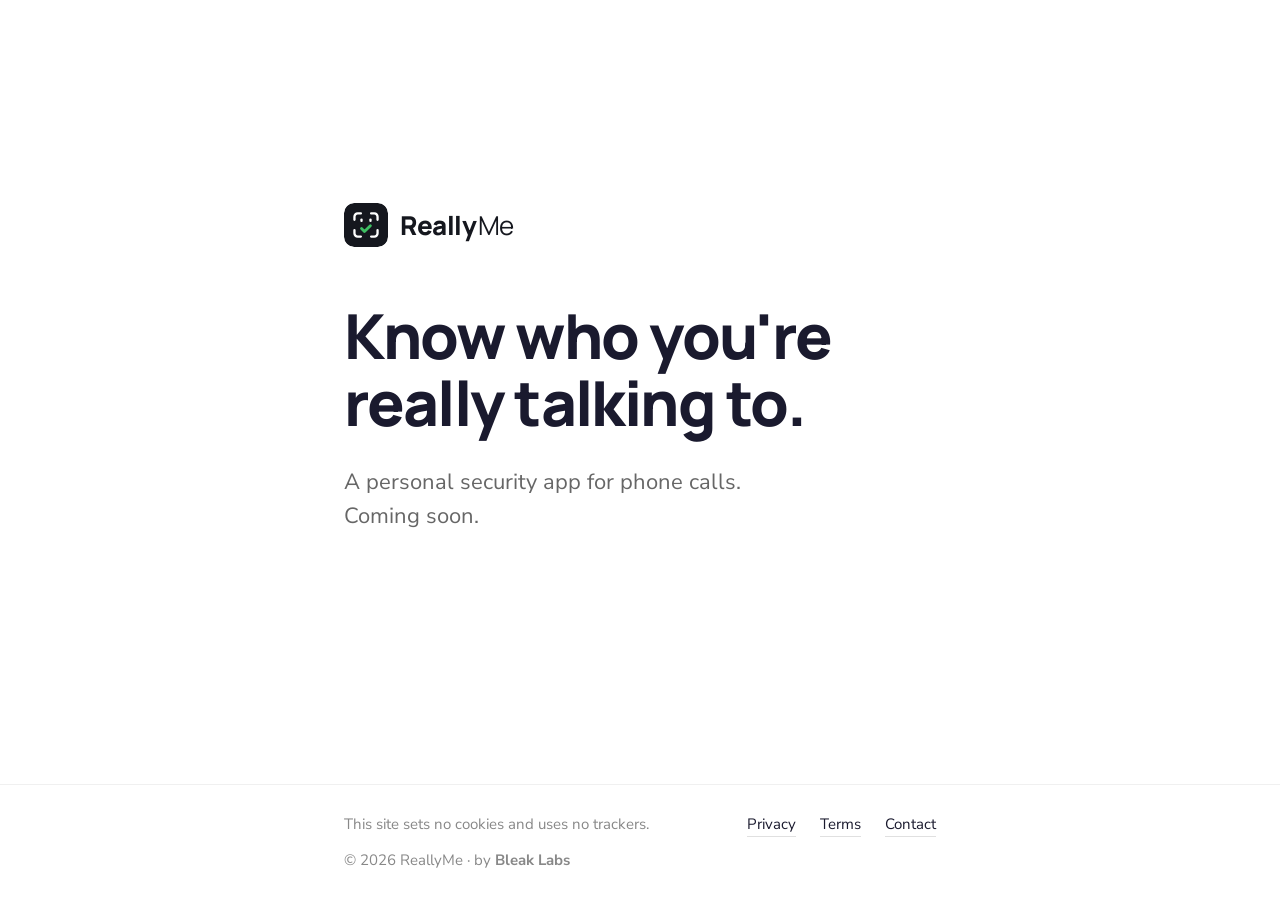
<file: index.html>
<!DOCTYPE html>
<html lang="en">
<head>
<meta charset="UTF-8">
<meta name="viewport" content="width=device-width, initial-scale=1.0">
<title>Really Me: Know who you're really talking to</title>
<meta name="description" content="Really Me is a personal security app for phone calls. Coming soon.">
<link rel="icon" type="image/svg+xml" href="app-icon.svg">
<link rel="stylesheet" href="styles.css">
</head>
<body>
<main class="hero">
  <div class="wrap">
    <p class="wordmark"><svg class="tile" viewBox="0 0 24 24" xmlns="http://www.w3.org/2000/svg" aria-hidden="true"><rect width="24" height="24" rx="5.5" fill="#15171E"/><g fill="none" stroke-linecap="round" stroke-linejoin="round" transform="translate(3.6 3.6) scale(0.7)"><g stroke="#FFFFFF" stroke-width="1.8"><path d="M3 8V5.5A2.5 2.5 0 0 1 5.5 3H8"/><path d="M16 3h2.5A2.5 2.5 0 0 1 21 5.5V8"/><path d="M3 16v2.5A2.5 2.5 0 0 0 5.5 21H8"/><path d="M16 21h2.5a2.5 2.5 0 0 0 2.5-2.5V16"/><path d="M8.5 7.8v1"/><path d="M15.5 7.8v1"/></g><path d="M8.5 14.8l2.3 2.3 4.6-4.6" stroke="#3FBF63" stroke-width="2.2"/></g></svg><span class="wordtext"><b>Really</b><span>Me</span></span></p>

    <h1>Know who you're<br>really talking to.</h1>

    <p class="sub">A personal security app for phone calls.<br>Coming&nbsp;soon.</p>

  </div>
</main>

<footer>
  <div class="wrap footer-row">
    <p class="quiet">This site sets no cookies and uses no trackers.</p>
    <nav>
      <a href="privacy.html">Privacy</a>
      <a href="terms.html">Terms</a>
      <a href="mailto:verify@itsreallyme.app">Contact</a>
    </nav>
    <p class="quiet">© 2026 ReallyMe · by <a class="by-link" href="https://bleaklabs.com">Bleak Labs</a></p>
  </div>
</footer>
</body>
</html>
</file>
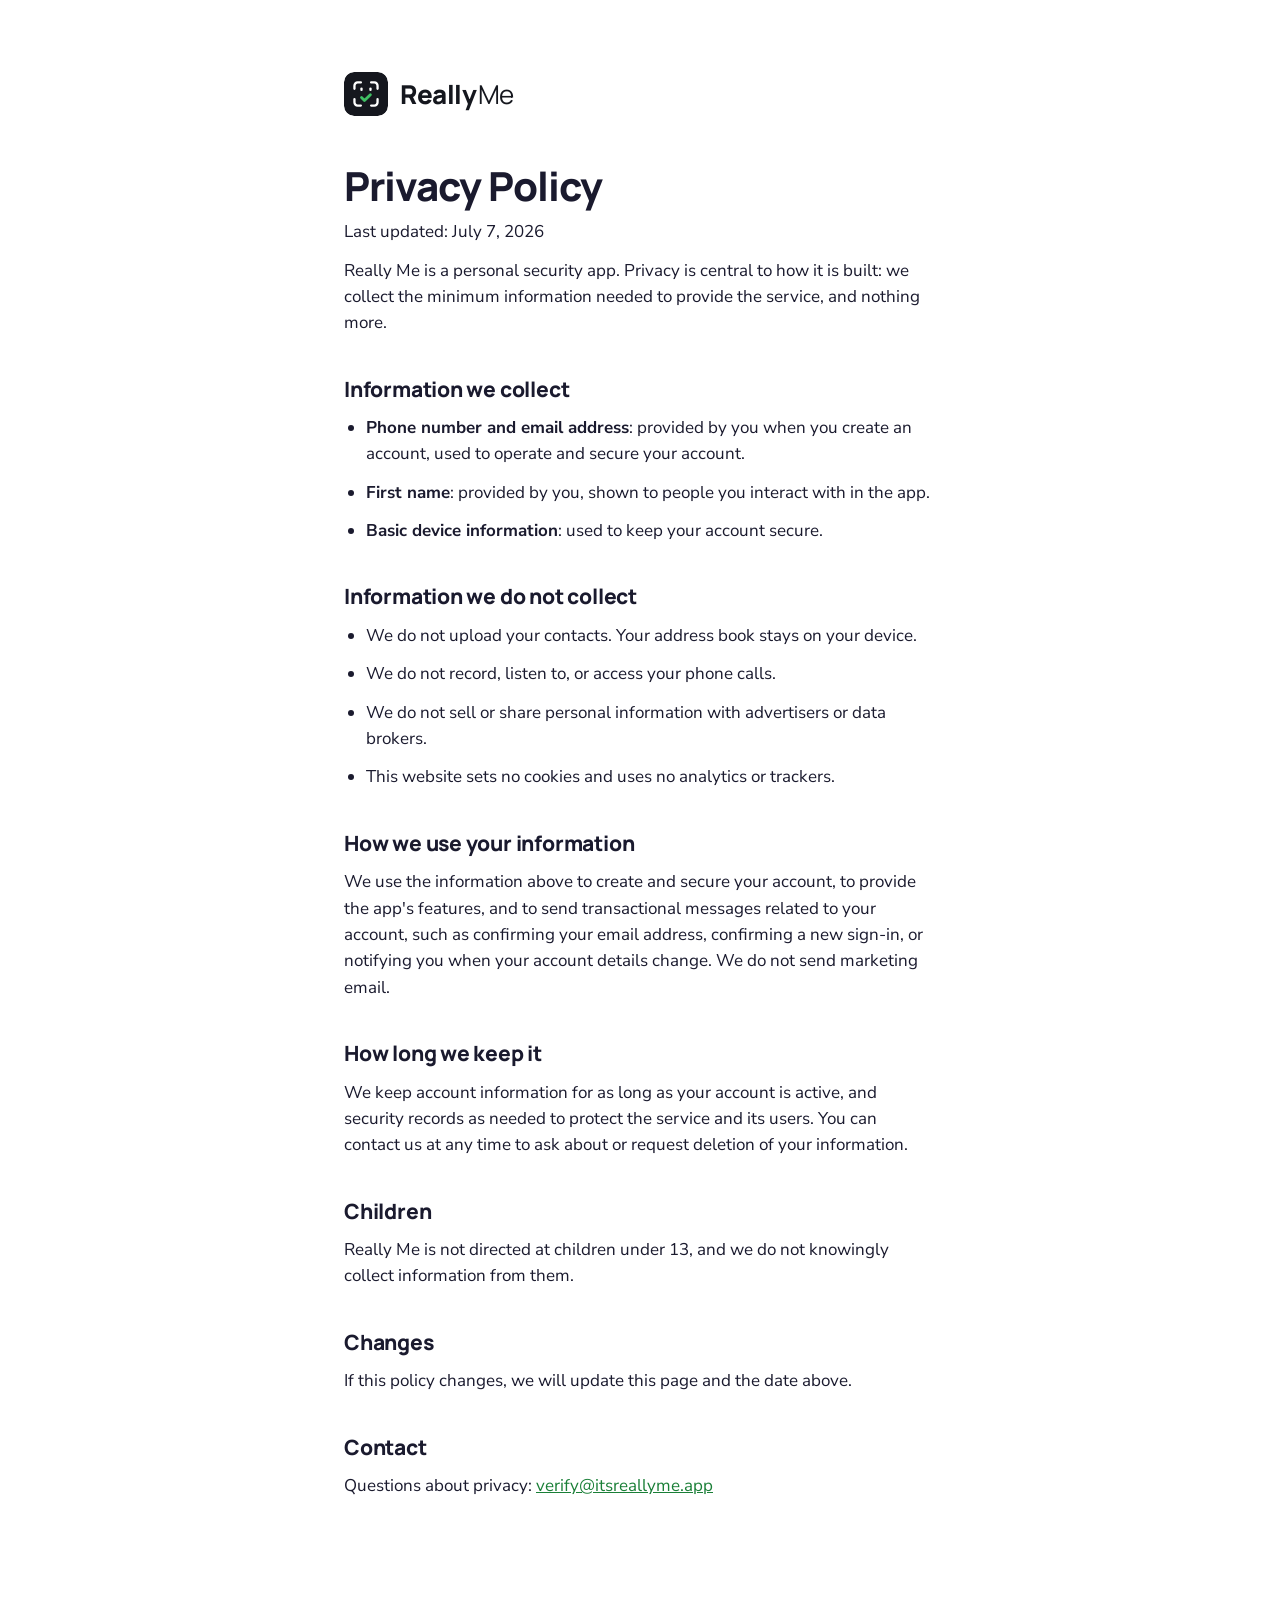
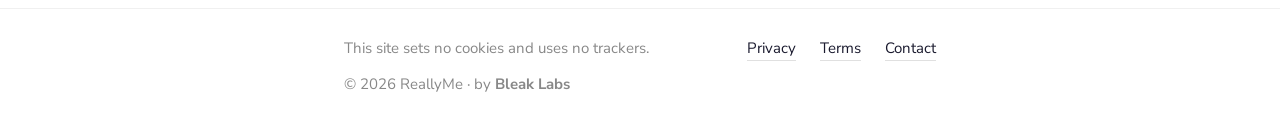
<file: privacy.html>
<!DOCTYPE html>
<html lang="en">
<head>
<meta charset="UTF-8">
<meta name="viewport" content="width=device-width, initial-scale=1.0">
<title>Privacy Policy | Really Me</title>
<meta name="robots" content="noindex">
<link rel="icon" type="image/svg+xml" href="app-icon.svg">
<link rel="stylesheet" href="styles.css">
</head>
<body>
<main class="legal">
  <div class="wrap">
    <p class="wordmark"><a href="index.html"><svg class="tile" viewBox="0 0 24 24" xmlns="http://www.w3.org/2000/svg" aria-hidden="true"><rect width="24" height="24" rx="5.5" fill="#15171E"/><g fill="none" stroke-linecap="round" stroke-linejoin="round" transform="translate(3.6 3.6) scale(0.7)"><g stroke="#FFFFFF" stroke-width="1.8"><path d="M3 8V5.5A2.5 2.5 0 0 1 5.5 3H8"/><path d="M16 3h2.5A2.5 2.5 0 0 1 21 5.5V8"/><path d="M3 16v2.5A2.5 2.5 0 0 0 5.5 21H8"/><path d="M16 21h2.5a2.5 2.5 0 0 0 2.5-2.5V16"/><path d="M8.5 7.8v1"/><path d="M15.5 7.8v1"/></g><path d="M8.5 14.8l2.3 2.3 4.6-4.6" stroke="#3FBF63" stroke-width="2.2"/></g></svg><span class="wordtext"><b>Really</b><span>Me</span></span></a></p>

    <h1>Privacy Policy</h1>
    <p class="updated">Last updated: July 7, 2026</p>

    <p>Really Me is a personal security app. Privacy is central to how it is
    built: we collect the minimum information needed to provide the service,
    and nothing more.</p>

    <h2>Information we collect</h2>
    <ul>
      <li><strong>Phone number and email address</strong>: provided by you
      when you create an account, used to operate and secure your
      account.</li>
      <li><strong>First name</strong>: provided by you, shown to people you
      interact with in the app.</li>
      <li><strong>Basic device information</strong>: used to keep your
      account secure.</li>
    </ul>

    <h2>Information we do not collect</h2>
    <ul>
      <li>We do not upload your contacts. Your address book stays on your
      device.</li>
      <li>We do not record, listen to, or access your phone calls.</li>
      <li>We do not sell or share personal information with advertisers or
      data brokers.</li>
      <li>This website sets no cookies and uses no analytics or
      trackers.</li>
    </ul>

    <h2>How we use your information</h2>
    <p>We use the information above to create and secure your account, to
    provide the app's features, and to send transactional messages related
    to your account, such as confirming your email address, confirming
    a new sign-in, or notifying you when your account details change. We do
    not send marketing email.</p>

    <h2>How long we keep it</h2>
    <p>We keep account information for as long as your account is active,
    and security records as needed to protect the service and its users. You
    can contact us at any time to ask about or request deletion of your
    information.</p>

    <h2>Children</h2>
    <p>Really Me is not directed at children under 13, and we do not
    knowingly collect information from them.</p>

    <h2>Changes</h2>
    <p>If this policy changes, we will update this page and the date above.</p>

    <h2>Contact</h2>
    <p>Questions about privacy: <a href="mailto:verify@itsreallyme.app">verify@itsreallyme.app</a></p>
  </div>
</main>

<footer>
  <div class="wrap footer-row">
    <p class="quiet">This site sets no cookies and uses no trackers.</p>
    <nav>
      <a href="privacy.html">Privacy</a>
      <a href="terms.html">Terms</a>
      <a href="mailto:verify@itsreallyme.app">Contact</a>
    </nav>
    <p class="quiet">© 2026 ReallyMe · by <a class="by-link" href="https://bleaklabs.com">Bleak Labs</a></p>
  </div>
</footer>
</body>
</html>
</file>
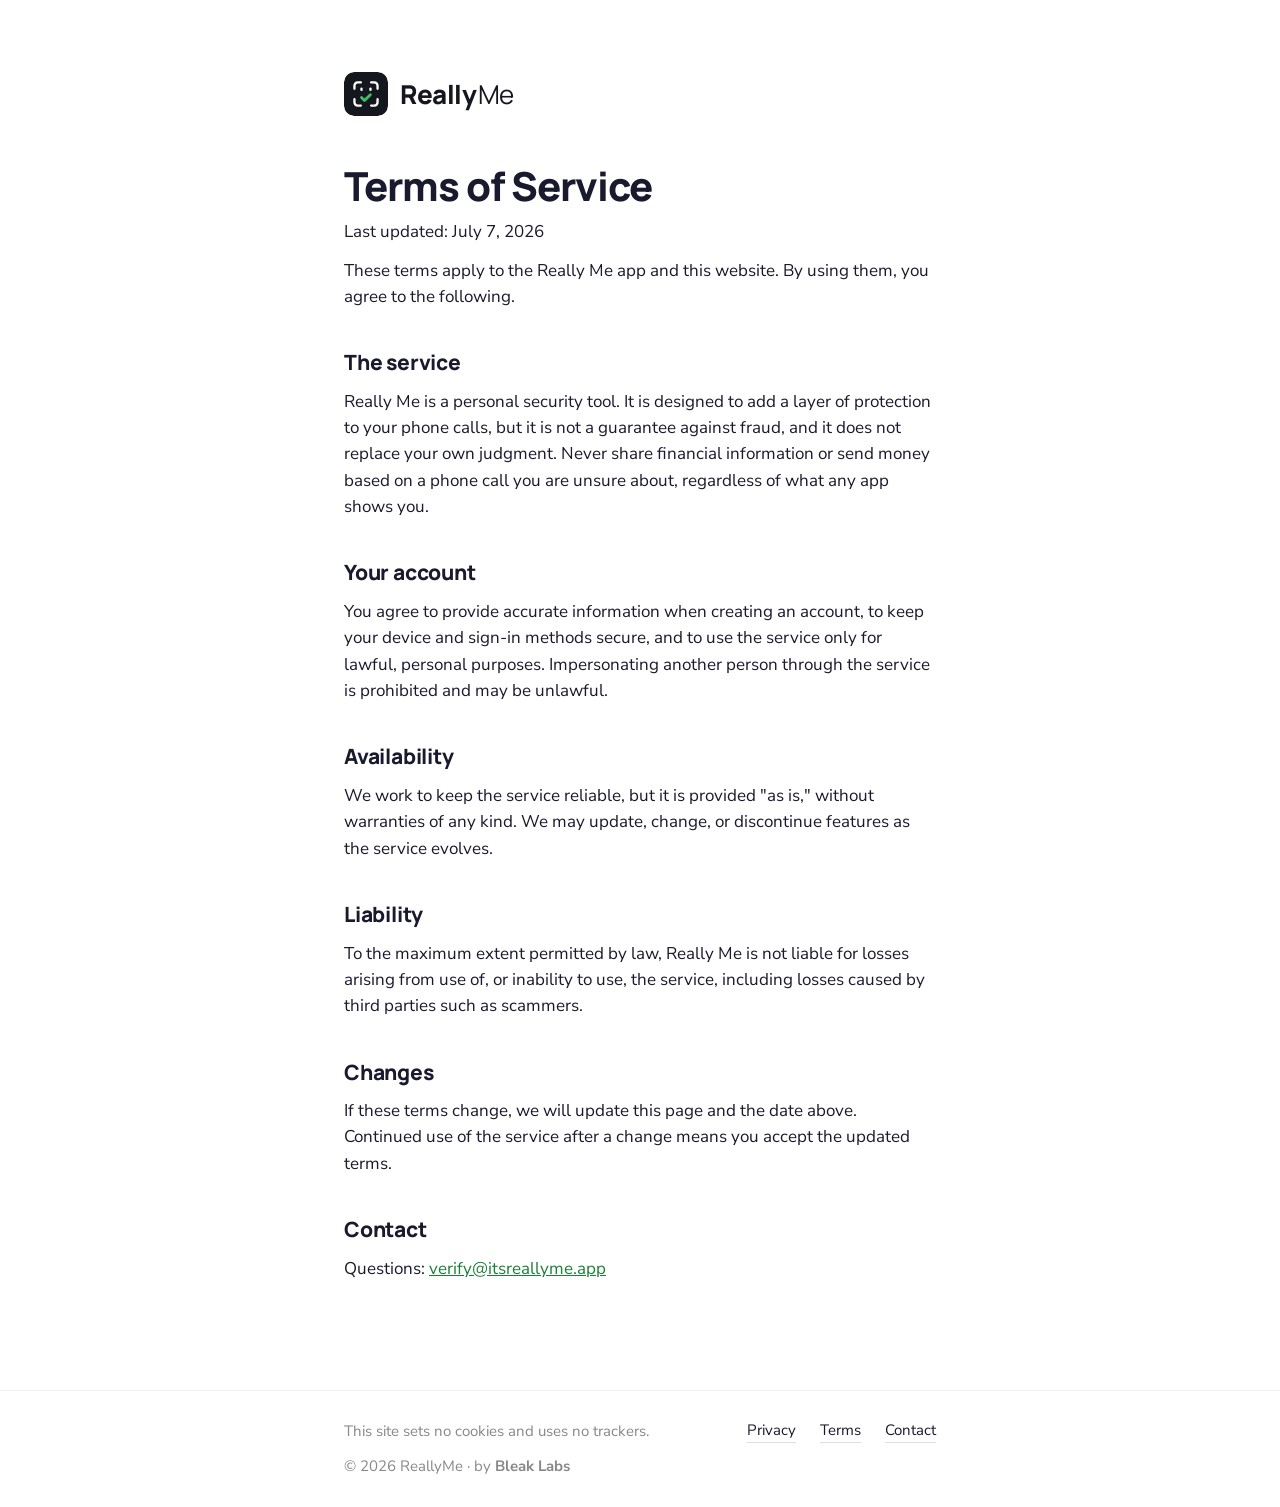
<file: terms.html>
<!DOCTYPE html>
<html lang="en">
<head>
<meta charset="UTF-8">
<meta name="viewport" content="width=device-width, initial-scale=1.0">
<title>Terms of Service | Really Me</title>
<meta name="robots" content="noindex">
<link rel="icon" type="image/svg+xml" href="app-icon.svg">
<link rel="stylesheet" href="styles.css">
</head>
<body>
<main class="legal">
  <div class="wrap">
    <p class="wordmark"><a href="index.html"><svg class="tile" viewBox="0 0 24 24" xmlns="http://www.w3.org/2000/svg" aria-hidden="true"><rect width="24" height="24" rx="5.5" fill="#15171E"/><g fill="none" stroke-linecap="round" stroke-linejoin="round" transform="translate(3.6 3.6) scale(0.7)"><g stroke="#FFFFFF" stroke-width="1.8"><path d="M3 8V5.5A2.5 2.5 0 0 1 5.5 3H8"/><path d="M16 3h2.5A2.5 2.5 0 0 1 21 5.5V8"/><path d="M3 16v2.5A2.5 2.5 0 0 0 5.5 21H8"/><path d="M16 21h2.5a2.5 2.5 0 0 0 2.5-2.5V16"/><path d="M8.5 7.8v1"/><path d="M15.5 7.8v1"/></g><path d="M8.5 14.8l2.3 2.3 4.6-4.6" stroke="#3FBF63" stroke-width="2.2"/></g></svg><span class="wordtext"><b>Really</b><span>Me</span></span></a></p>

    <h1>Terms of Service</h1>
    <p class="updated">Last updated: July 7, 2026</p>

    <p>These terms apply to the Really Me app and this website. By using
    them, you agree to the following.</p>

    <h2>The service</h2>
    <p>Really Me is a personal security tool. It is designed to add a layer
    of protection to your phone calls, but it is not a guarantee against fraud,
    and it does not replace your own judgment. Never share financial
    information or send money based on a phone call you are unsure about,
    regardless of what any app shows you.</p>

    <h2>Your account</h2>
    <p>You agree to provide accurate information when creating an account,
    to keep your device and sign-in methods secure, and to use the service
    only for lawful, personal purposes. Impersonating another person through
    the service is prohibited and may be unlawful.</p>

    <h2>Availability</h2>
    <p>We work to keep the service reliable, but it is provided "as is,"
    without warranties of any kind. We may update, change, or discontinue
    features as the service evolves.</p>

    <h2>Liability</h2>
    <p>To the maximum extent permitted by law, Really Me is not liable for
    losses arising from use of, or inability to use, the service, including
    losses caused by third parties such as scammers.</p>

    <h2>Changes</h2>
    <p>If these terms change, we will update this page and the date above.
    Continued use of the service after a change means you accept the updated
    terms.</p>

    <h2>Contact</h2>
    <p>Questions: <a href="mailto:verify@itsreallyme.app">verify@itsreallyme.app</a></p>
  </div>
</main>

<footer>
  <div class="wrap footer-row">
    <p class="quiet">This site sets no cookies and uses no trackers.</p>
    <nav>
      <a href="privacy.html">Privacy</a>
      <a href="terms.html">Terms</a>
      <a href="mailto:verify@itsreallyme.app">Contact</a>
    </nav>
    <p class="quiet">© 2026 ReallyMe · by <a class="by-link" href="https://bleaklabs.com">Bleak Labs</a></p>
  </div>
</footer>
</body>
</html>
</file>
<file: styles.css>
/* Really Me site styles. Brand tokens from theme.js / design handoff.
   Fonts self-hosted (fonts/): no external requests, no trackers. */

@font-face {
  font-family: 'Nunito Sans';
  src: url('fonts/nunito-sans-latin-400-normal.woff2') format('woff2');
  font-weight: 400; font-style: normal; font-display: swap;
}
@font-face {
  font-family: 'Nunito Sans';
  src: url('fonts/nunito-sans-latin-700-normal.woff2') format('woff2');
  font-weight: 700; font-style: normal; font-display: swap;
}
@font-face {
  font-family: 'Manrope';
  src: url('fonts/manrope-latin-400-normal.woff2') format('woff2');
  font-weight: 400; font-style: normal; font-display: swap;
}
@font-face {
  font-family: 'Manrope';
  src: url('fonts/manrope-latin-800-normal.woff2') format('woff2');
  font-weight: 800; font-style: normal; font-display: swap;
}

:root {
  --ink: #1A1A2E;          /* theme.js textPrimary */
  --tile: #15171E;         /* wordmark icon tile */
  --muted: #666666;        /* theme.js textSecondary */
  --soft: #888888;         /* theme.js textMuted */
  --bg: #FFFFFF;
  --border: #E0E0E0;
  --divider: #F0F0F0;
  --green: #1A7F37;        /* confirmGreen */
  --green-bright: #3FBF63; /* icon check accent */
}

* { margin: 0; padding: 0; box-sizing: border-box; }

html { -webkit-text-size-adjust: 100%; }

body {
  font-family: 'Nunito Sans', -apple-system, BlinkMacSystemFont, 'Segoe UI',
    Roboto, sans-serif;
  background: var(--bg);
  color: var(--ink);
  line-height: 1.55;
  min-height: 100vh;
  display: flex;
  flex-direction: column;
}

.wrap {
  max-width: 640px;
  margin: 0 auto;
  padding: 0 24px;
  width: 100%;
}

/* ---------- wordmark lockup ---------- */

.wordmark {
  display: flex;
  align-items: center;
  gap: 12px;
  margin-bottom: 56px;
}

.wordmark a {
  display: flex;
  align-items: center;
  gap: 12px;
  color: inherit;
  text-decoration: none;
}

.tile {
  width: 44px;
  height: 44px;
  border-radius: 10px;
  flex-shrink: 0;
}

.wordtext {
  font-family: 'Manrope', 'Nunito Sans', sans-serif;
  font-size: 26px;
  letter-spacing: -0.5px;
  color: var(--tile);
}

.wordtext b { font-weight: 800; }
.wordtext span { font-weight: 400; margin-left: 0.06em; }

/* ---------- hero ---------- */

.hero {
  flex: 1;
  display: flex;
  align-items: center;
  padding: 96px 0;
}

h1 {
  font-family: 'Manrope', 'Nunito Sans', sans-serif;
  font-size: clamp(40px, 8vw, 62px);
  line-height: 1.08;
  letter-spacing: -0.025em;
  font-weight: 800;
  margin-bottom: 28px;
}

.sub {
  font-size: clamp(19px, 3vw, 22px);
  color: var(--muted);
  margin-bottom: 48px;
}

.notify {
  display: inline-block;
  background: var(--green);
  color: #FFFFFF;
  text-decoration: none;
  font-size: 19px;
  font-weight: 700;
  padding: 17px 28px;
  border-radius: 12px;
  min-height: 56px;
}

.notify:hover { background: #166B2E; }

.notify:focus-visible,
footer a:focus-visible,
.wordmark a:focus-visible {
  outline: 3px solid var(--ink);
  outline-offset: 3px;
  border-radius: 6px;
}

/* ---------- footer ---------- */

footer {
  border-top: 1px solid var(--divider);
  padding: 28px 0;
}

.footer-row {
  display: flex;
  flex-wrap: wrap;
  gap: 12px 28px;
  align-items: center;
  justify-content: space-between;
  font-size: 15px;
}

footer nav { display: flex; gap: 24px; }

footer a {
  color: var(--ink);
  text-decoration: none;
  border-bottom: 1px solid var(--border);
}

footer a:hover { border-bottom-color: var(--ink); }

.quiet { color: var(--soft); }

/* attribution, not navigation: sits in the quiet line, weight only */
footer .by-link {
  color: inherit;
  font-weight: 700;
  border-bottom: 0;
}

footer .by-link:hover { color: var(--ink); }

/* ---------- legal pages ---------- */

.legal { padding: 72px 0 96px; }

.legal .wordmark { margin-bottom: 48px; }

.legal h1 {
  font-size: clamp(30px, 5vw, 40px);
  margin-bottom: 12px;
}

.updated {
  color: var(--soft);
  font-size: 15px;
  margin-bottom: 40px;
}

.legal h2 {
  font-family: 'Manrope', 'Nunito Sans', sans-serif;
  font-size: 21px;
  font-weight: 800;
  letter-spacing: -0.01em;
  margin: 36px 0 10px;
}

.legal p, .legal li {
  font-size: 17px;
  color: var(--ink);
  margin-bottom: 12px;
}

.legal ul { padding-left: 22px; margin-bottom: 12px; }

.legal a { color: var(--green); }

@media (prefers-reduced-motion: reduce) {
  * { transition: none !important; animation: none !important; }
}
</file>
